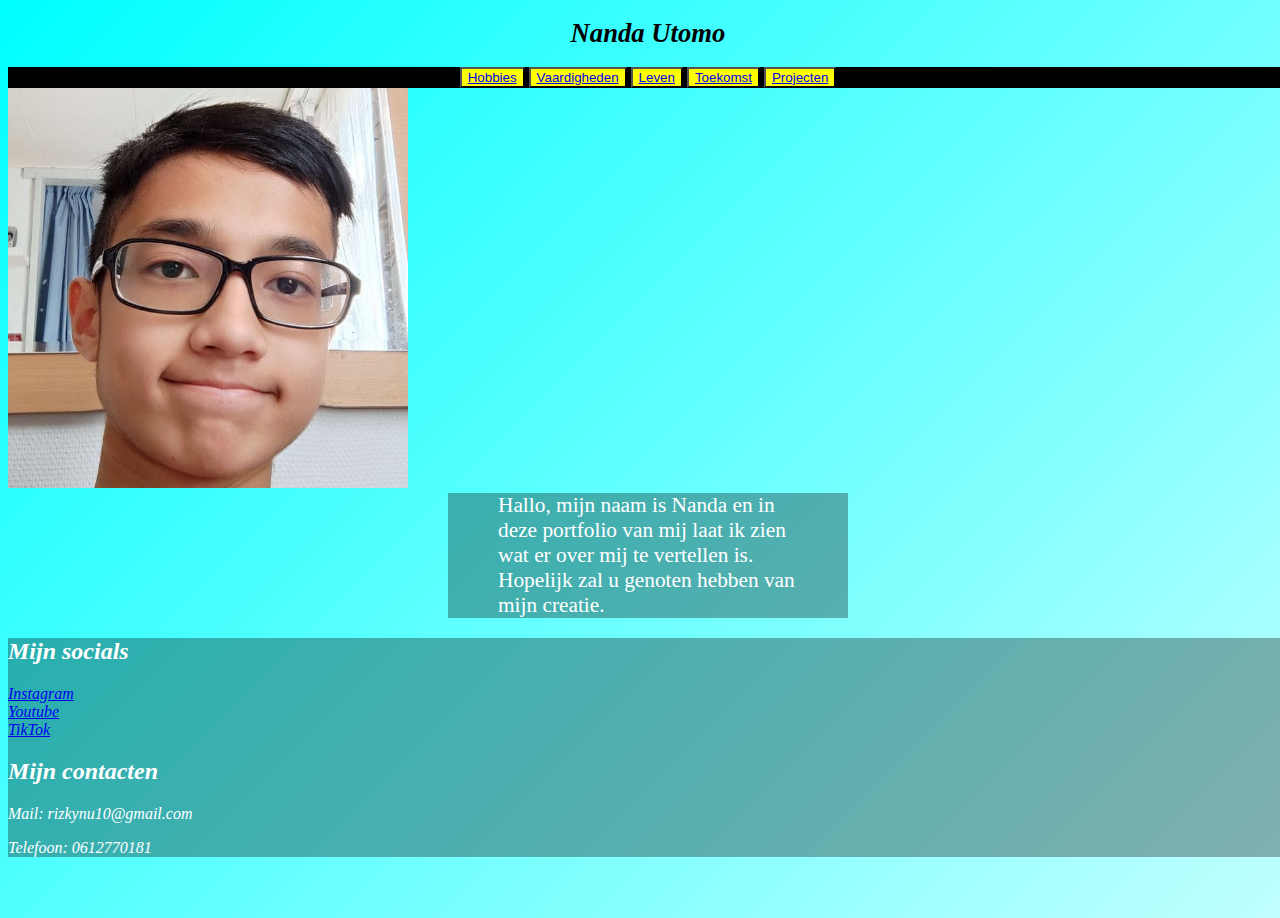
<file: index.html>
<!DOCTYPE html>
<html lang="en">
<head>
    <meta charset="UTF-8">
    <meta http-equiv="X-UA-Compatible" content="IE=edge">
    <meta name="viewport" content="width=device-width, initial-scale=1.0">
    <title>Portfolio Nanda Utomo </title>
    <link rel="stylesheet" href="css/style.css">
</head>

<body>
    <h1>
        <div class="naam1">Nanda Utomo</div>
    </h1>

    <nav class="Nav">
        <button class="ho navbutton"><a href="/indexh.html">Hobbies</a></button>       
        <button class="va navbutton"><a href="/indexv.html">Vaardigheden</a></button>
        <button class="le navbutton"><a href="/indexl.html">Leven</a></button>
        <button class="to navbutton"><a href="/indext.html">Toekomst</a></button>
        <button class="pr navbutton"><a href="/indexp.html">Projecten</a></button>
    </nav>
    
    <div class="image">
        <img src="img/Nanda hoofd.jpg" alt="Foto van Nanda">
    </div>
    
    <div class="wrapper">
        <p class="welcome-text">Hallo, mijn naam is Nanda en in deze portfolio van mij laat ik zien wat er over mij te vertellen is.<br>
        Hopelijk zal u genoten hebben van mijn creatie.</p>
    </div>


    <footer>
        <h2>Mijn socials</h2>
        <div class="insta"><a href="https://www.instagram.com/nanda.nenz/">Instagram</a></div>
        <div class="yt"><a href="https://www.youtube.com/channel/UCUN357eVG-l5P1psPOulhyA?app=desktop">Youtube</a></div>
        <div class="tiktok"><a href="https://www.tiktok.com/@nanda.nenz">TikTok</a></div>
        <h2>Mijn contacten</h2>
        <p>Mail: rizkynu10@gmail.com</p>
        <p>Telefoon: 0612770181</p>
    </footer>


<script src="js/main.js"></script> 
</body>


</html>
</file>
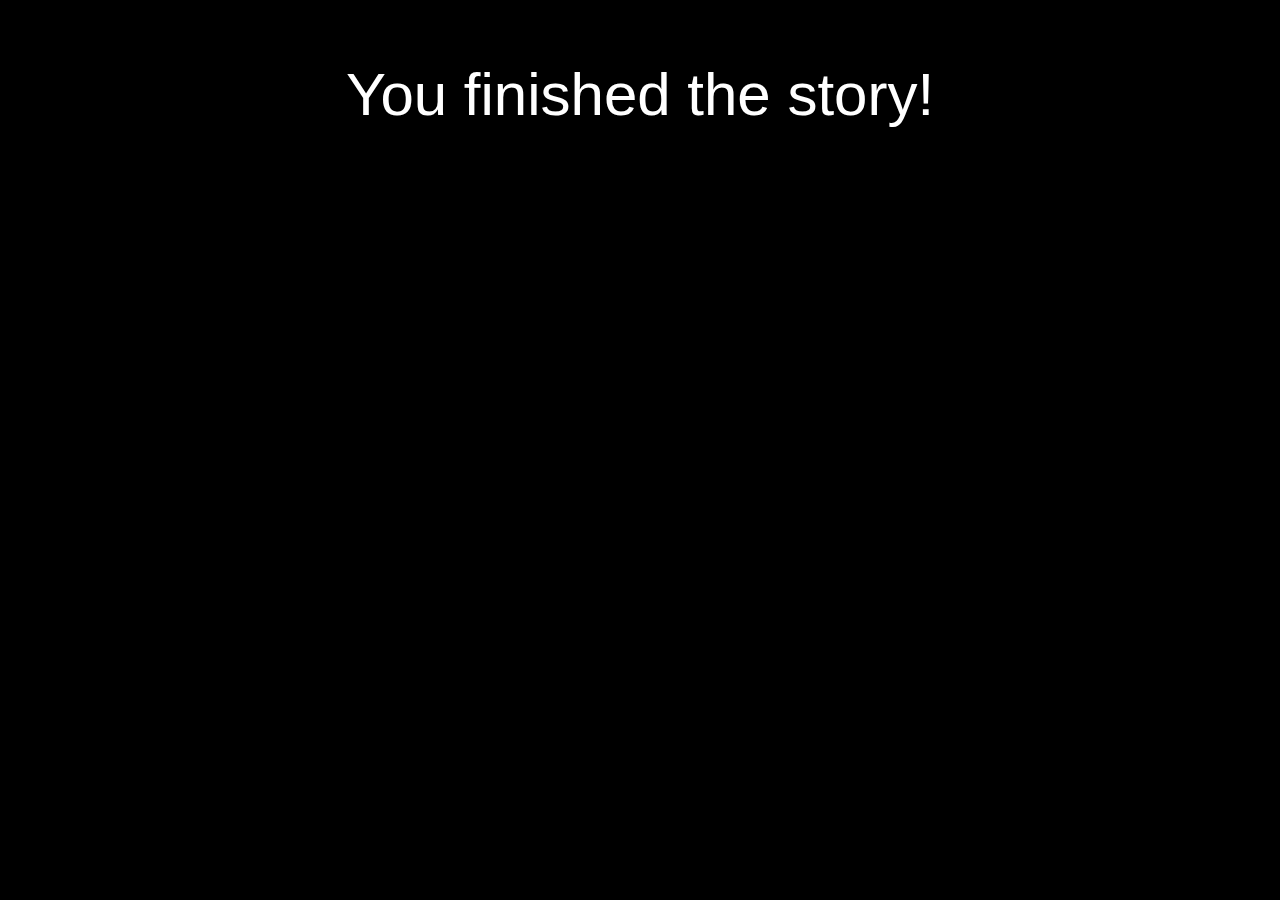
<file: escape/Endscreen/index.html>
<!DOCTYPE html>
<html lang="en">
<head>
    <meta charset="UTF-8">
    <meta http-equiv="X-UA-Compatible" content="IE=edge">
    <meta name="viewport" content="width=device-width, initial-scale=1.0">
    <title>Endscreen</title>
</head>
<body>
    <div class="fade-in-text">
        <p>You finished the story!</p>
      </div>

</body>
<link rel="stylesheet" href="style.css">
<script src="main.js"></script>
</html>
</file>
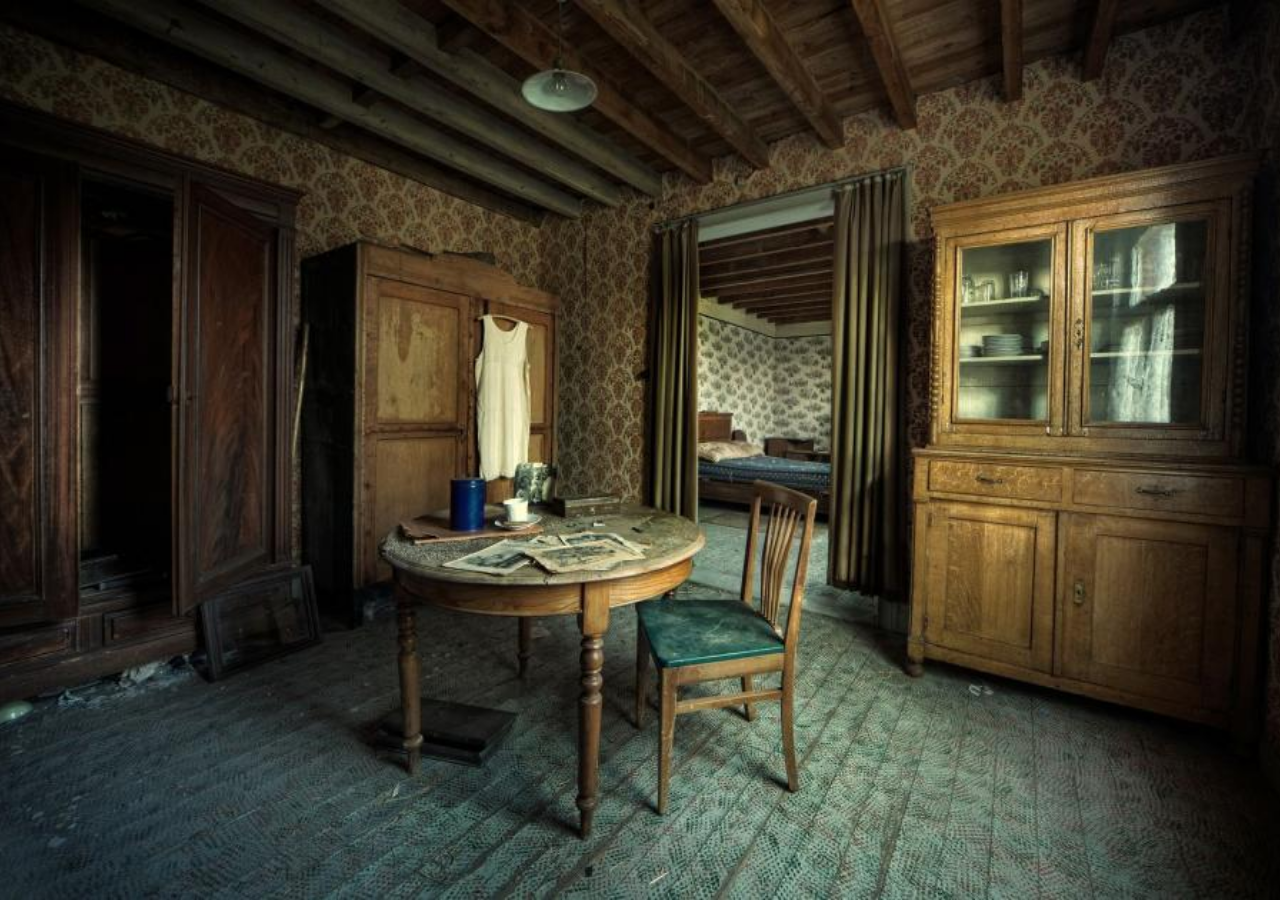
<file: escape/Room 1/index.html>
<!DOCTYPE html>
<html lang="en">
<head>
    <meta charset="UTF-8">
    <meta http-equiv="X-UA-Compatible" content="IE=edge">
    <meta name="viewport" content="width=device-width, initial-scale=1.0">
    <title>Room 1</title>
</head>
<body>
    <button class="button1" onclick="buttonOne()"></button>
    <button class="button2" onclick="buttonTwo()"></button>
    <a href="/sudoku/sudoku.html">
        <button class="button3"></button>
    </a>
    <a href="/Room 2/index.html">
        <button class="button4" onclick="buttonFour()"></button>
    </a>
</body>
<script src="main.js"></script>
<link rel="stylesheet" href="style.css">
</html>
</file>
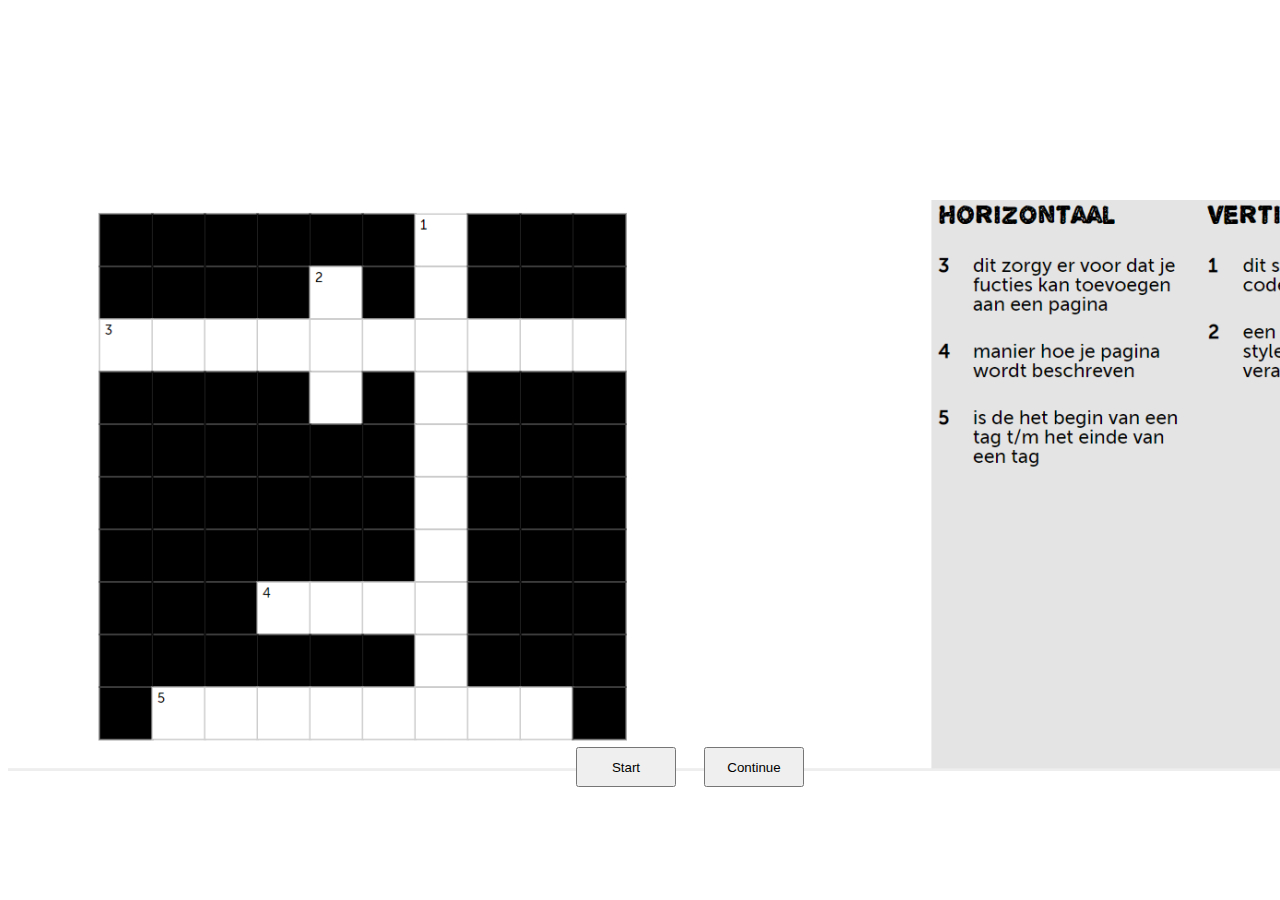
<file: escape/Room 2.5/index.html>
<!DOCTYPE html>
<html lang="en">
<head>
    <meta charset="UTF-8">
    <meta http-equiv="X-UA-Compatible" content="IE=edge">
    <meta name="viewport" content="width=device-width, initial-scale=1.0">
    <title>Room 2.5</title>
</head>
<body>
    <img src="1woordpuzzel.png" class="center">
    <button class="start" onclick="startGame()">Start</button>
    <a href="/Room 3/index.html">
        <button class="continue">Continue</button>
    </a>
</body>
<link rel="stylesheet" href="style.css">
<script src="main.js"></script>
</html>
</file>
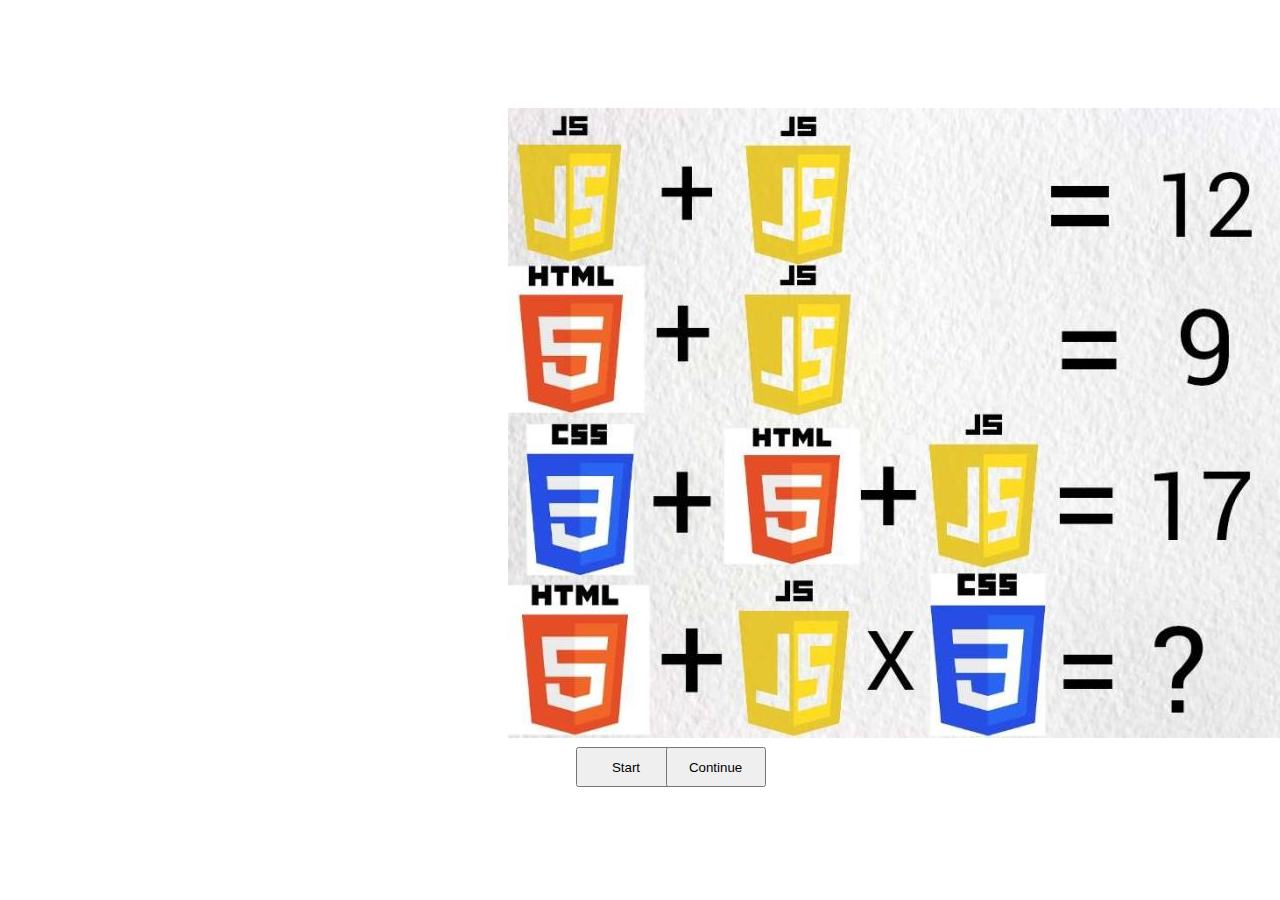
<file: escape/Room 3.5/index.html>
<!DOCTYPE html>
<html lang="en">
<head>
    <meta charset="UTF-8">
    <meta http-equiv="X-UA-Compatible" content="IE=edge">
    <meta name="viewport" content="width=device-width, initial-scale=1.0">
    <title>Room 3.5</title>
</head>
<body>
    <img src="1rekenpuzzel.jpg">
    <button class="start" onclick="startGame()">Start</button>
    <a href="/Endscreen/index.html">
        <button class="continue">Continue</button>
    </a>
</body>
<link rel="stylesheet" href="style.css">
<script src="main.js"></script>
</html>
</file>
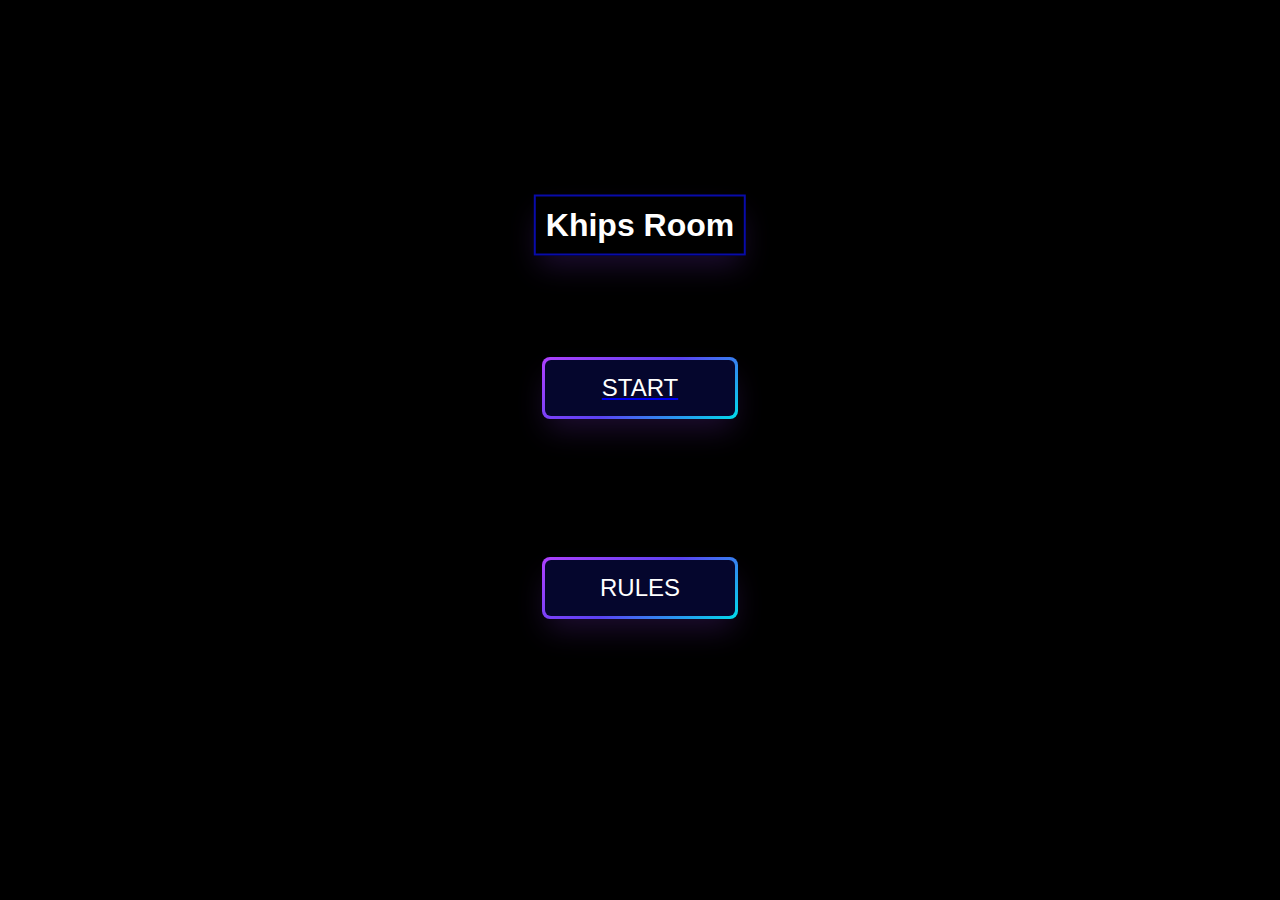
<file: escape/Startscreen/index.html>
<!DOCTYPE html>
<html lang="en">
<head>
    <meta charset="UTF-8">
    <meta http-equiv="X-UA-Compatible" content="IE=edge">
    <meta name="viewport" content="width=device-width, initial-scale=1.0">
    <title>Startscherm</title>
</head>
<body>
    <h1 class="title"> Khips Room </h1>
    <!-- Start Button -->
    <div class="container">
        <div class="center">
            <a href="/Room 1/index.html">
            <button onclick= "startGame()" class="button-64" role="button"><span class="text">START</span></button>
            </a>
        </div>
      </div>
    <!-- Rules Button -->
    <div class="container">
        <div class="center">
            <button onclick= "openRules()" id="rulesbutton" class="button-64" role="button"><span class="text">RULES</span></button>
        </div>
      </div>
        
</body>
<script src="main.js"></script>
<link rel="stylesheet" href="style.css">
</html>
</file>
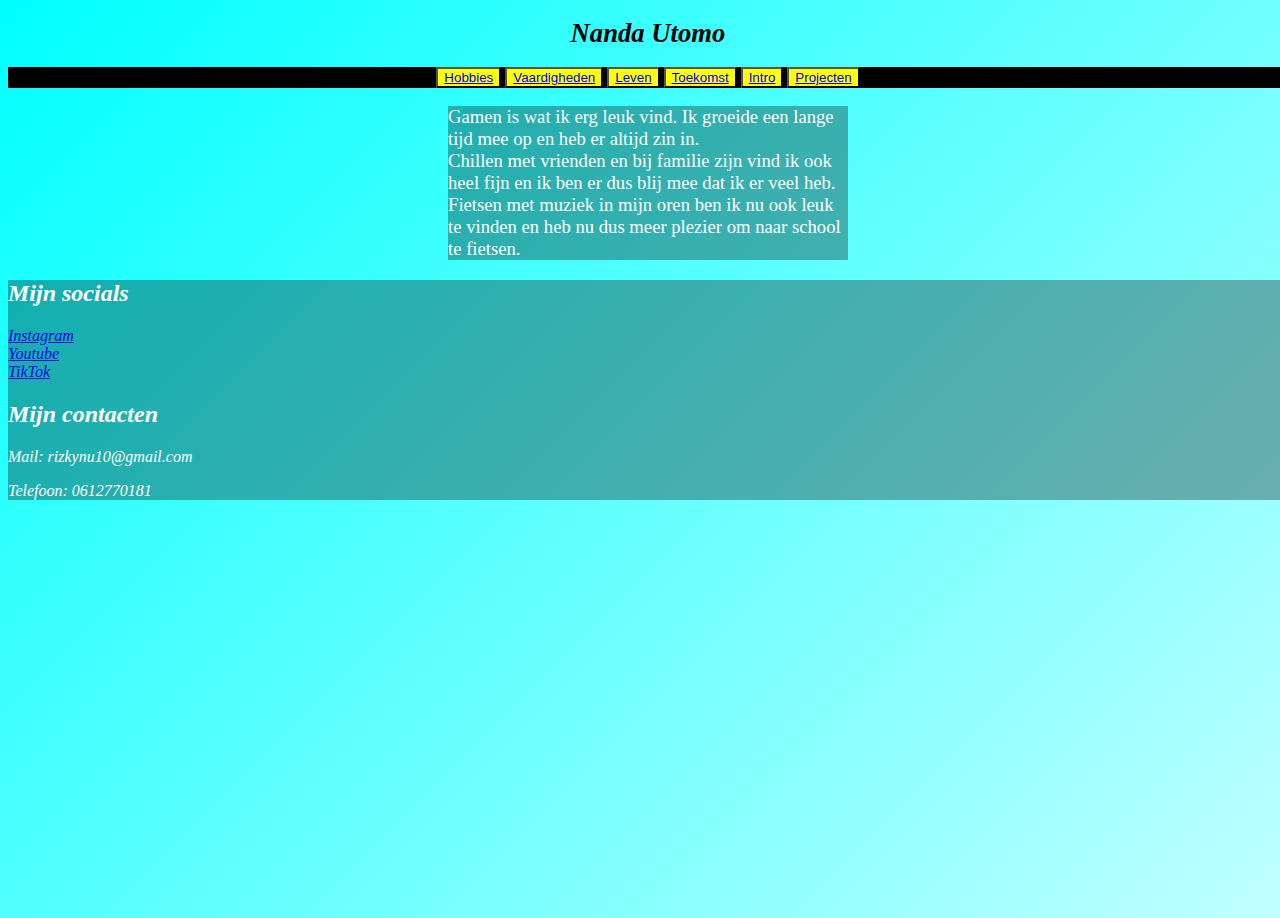
<file: indexh.html>
<!DOCTYPE html>
<html lang="en">
<head>
    <meta charset="UTF-8">
    <meta http-equiv="X-UA-Compatible" content="IE=edge">
    <meta name="viewport" content="width=device-width, initial-scale=1.0">
    <title>Nanda's hobbies</title>
    <link rel="stylesheet" href="css/style.css">
</head>

<body>
    <h1>
        <div class="naam1">Nanda Utomo</div>
    </h1>

    <nav class="Nav">
        <button class="ho navbutton"><a href="/indexh.html">Hobbies</a></button>       
        <button class="va navbutton"><a href="/indexv.html">Vaardigheden</a></button>
        <button class="le navbutton"><a href="/indexl.html">Leven</a></button>
        <button class="to navbutton"><a href="/indext.html">Toekomst</a></button>
        <button class="In navbutton"><a href="/index.html">Intro</a></button>
        <button class="pr navbutton"><a href="/indexp.html">Projecten</a></button>
    </nav>

    <div class="wrapper">
    <p>Gamen is wat ik erg leuk vind. Ik groeide een lange tijd mee op en heb er altijd zin in.<br>
     Chillen met vrienden en bij familie zijn vind ik ook heel fijn en ik ben er dus blij mee dat ik er veel heb.<br>
      Fietsen met muziek in mijn oren ben ik nu ook leuk te vinden en heb nu dus meer plezier om naar school te fietsen. </p>
    </div>

      <footer>
        <h2>Mijn socials</h2>
        <div class="insta"><a href="https://www.instagram.com/nanda.nenz/">Instagram</a></div>
        <div class="yt"><a href="https://www.youtube.com/channel/UCUN357eVG-l5P1psPOulhyA?app=desktop">Youtube</a></div>
        <div class="tiktok"><a href="https://www.tiktok.com/@nanda.nenz">TikTok</a></div>
        <h2>Mijn contacten</h2>
        <p>Mail: rizkynu10@gmail.com</p>
        <p>Telefoon: 0612770181</p>
    </footer>

<script src="js/main.js"></script>
</body>
</html>
</file>
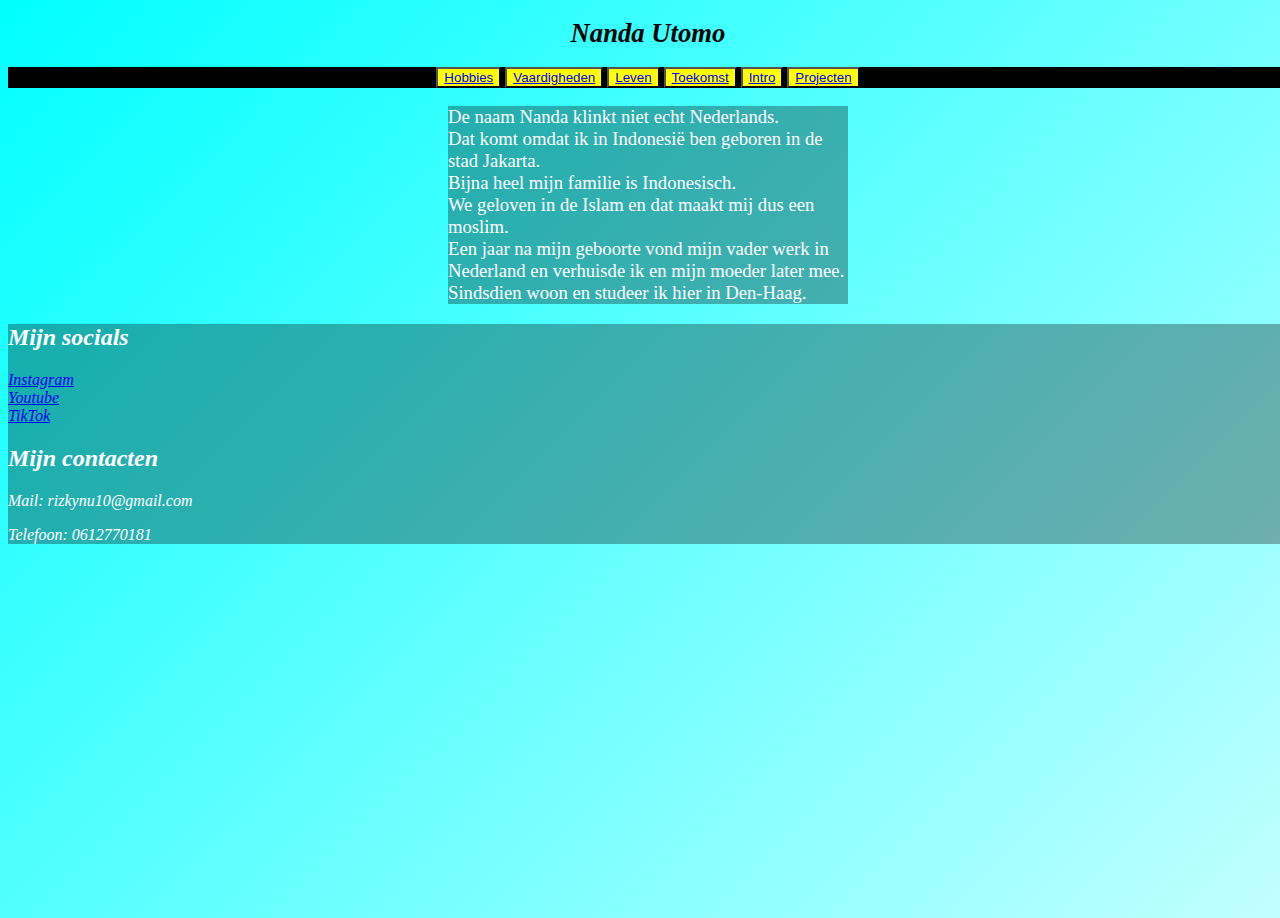
<file: indexl.html>
<!DOCTYPE html>
<html lang="en">
<head>
    <meta charset="UTF-8">
    <meta http-equiv="X-UA-Compatible" content="IE=edge">
    <meta name="viewport" content="width=device-width, initial-scale=1.0">
    <title>Nanda's leven</title>
    <link rel="stylesheet" href="css/style.css">
</head>

<body>
    <h1>
        <div class="naam1">Nanda Utomo</div>
    </h1>

    <nav class="Nav">
        <button class="ho navbutton"><a href="/indexh.html">Hobbies</a></button>       
        <button class="va navbutton"><a href="/indexv.html">Vaardigheden</a></button>
        <button class="le navbutton"><a href="/indexl.html">Leven</a></button>
        <button class="to navbutton"><a href="/indext.html">Toekomst</a></button>
        <button class="In navbutton"><a href="/index.html">Intro</a></button>
        <button class="pr navbutton"><a href="/indexp.html">Projecten</a></button> 
    </nav>
 
    <div class="wrapper">
    <p>De naam Nanda klinkt niet echt Nederlands.<br>
       Dat komt omdat ik in Indonesië ben geboren in de stad Jakarta.<br>
       Bijna heel mijn familie is Indonesisch.<br>
       We geloven in de Islam en dat maakt mij dus een moslim. <br>
       Een jaar na mijn geboorte vond mijn vader werk in Nederland en verhuisde ik en mijn moeder later mee.<br>
       Sindsdien woon en studeer ik hier in Den-Haag.
    </div> 

    </p>

    <footer>
        <h2>Mijn socials</h2>
        <div class="insta"><a href="https://www.instagram.com/nanda.nenz/">Instagram</a></div>
        <div class="yt"><a href="https://www.youtube.com/channel/UCUN357eVG-l5P1psPOulhyA?app=desktop">Youtube</a></div>
        <div class="tiktok"><a href="https://www.tiktok.com/@nanda.nenz">TikTok</a></div>
        <h2>Mijn contacten</h2>
        <p>Mail: rizkynu10@gmail.com</p>
        <p>Telefoon: 0612770181</p>
    </footer>

<script src="js/main.js"></script>
</body>

</html>
</file>
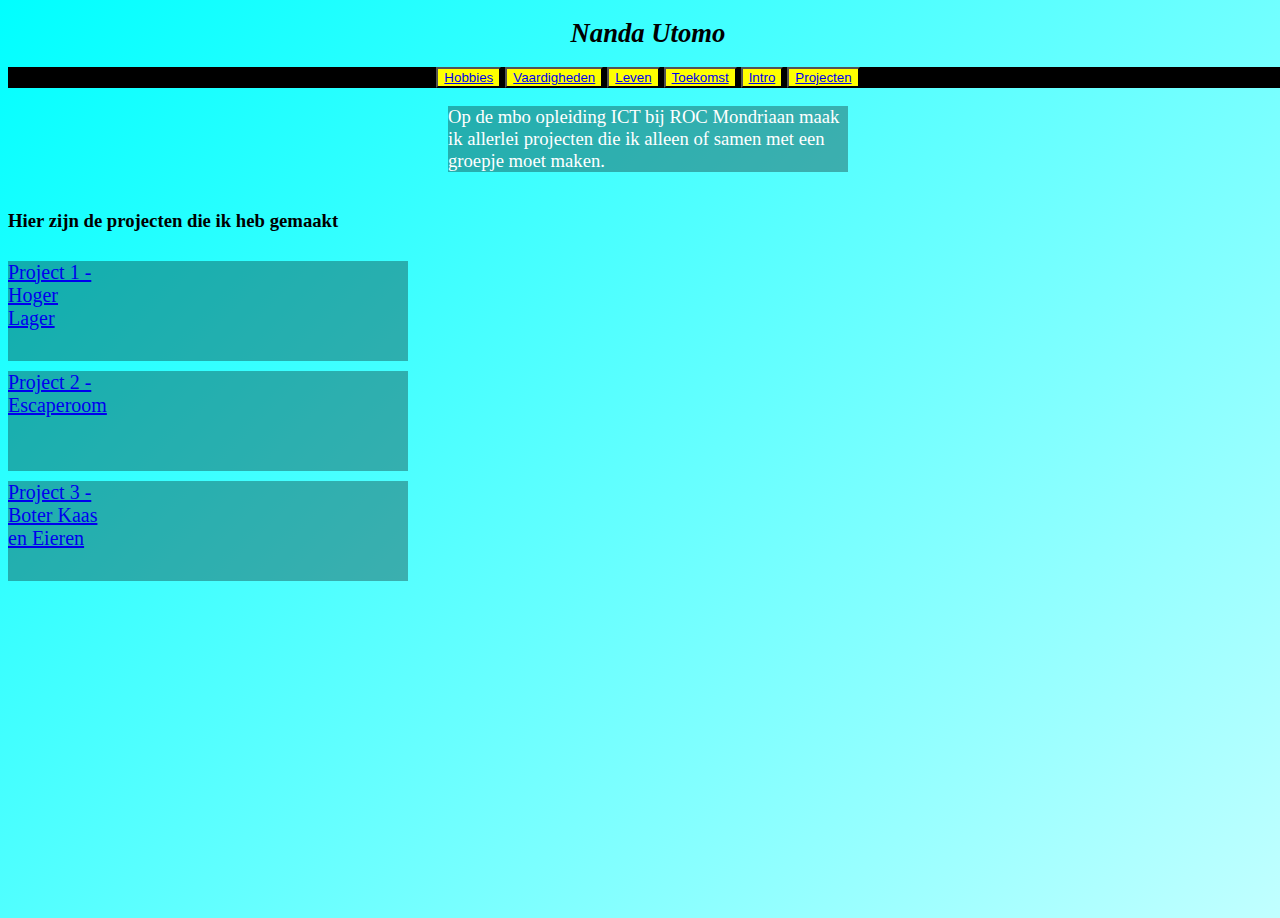
<file: indexp.html>
<!DOCTYPE html>
<html lang="en">
<head>
    <meta charset="UTF-8">
    <meta http-equiv="X-UA-Compatible" content="IE=edge">
    <meta name="viewport" content="width=device-width, initial-scale=1.0">
    <title>Nanda's projecten</title>
    <link rel="stylesheet" href="css/style.css">
</head>

<body>
    <h1>
        <div class="naam1">Nanda Utomo</div>
    </h1>

    <nav class="Nav">
        <button class="ho navbutton"><a href="/indexh.html">Hobbies</a></button>       
        <button class="va navbutton"><a href="/indexv.html">Vaardigheden</a></button>
        <button class="le navbutton"><a href="/indexl.html">Leven</a></button>
        <button class="to navbutton"><a href="/indext.html">Toekomst</a></button>
        <button class="In navbutton"><a href="/index.html">Intro</a></button>
        <button class="pr navbutton"><a href="/indexp.html">Projecten</a></button>
    </nav>

    <div class="wrapper">
    <p>Op de mbo opleiding ICT bij ROC Mondriaan maak ik allerlei projecten die ik alleen of samen met een groepje moet maken.</p>    
    </div>

    <div class="griddy">
        <h3>Hier zijn de projecten die ik heb gemaakt</h3>
        <div class="proj proj1"><a href="hoger lager/indexHL.html">Project 1 - Hoger Lager</a></div>
        <div class="proj proj2"><a href="escape/Startscreen/index.html">Project 2 - Escaperoom</a></div>
        <div class="proj proj3"><a href="bke/indexbke.html">Project 3 - Boter Kaas en Eieren</a></div>
        
    </div>
    
    <footer>
    </footer>

<script src="js/main.js"></script>  
</body>
</html>
</file>
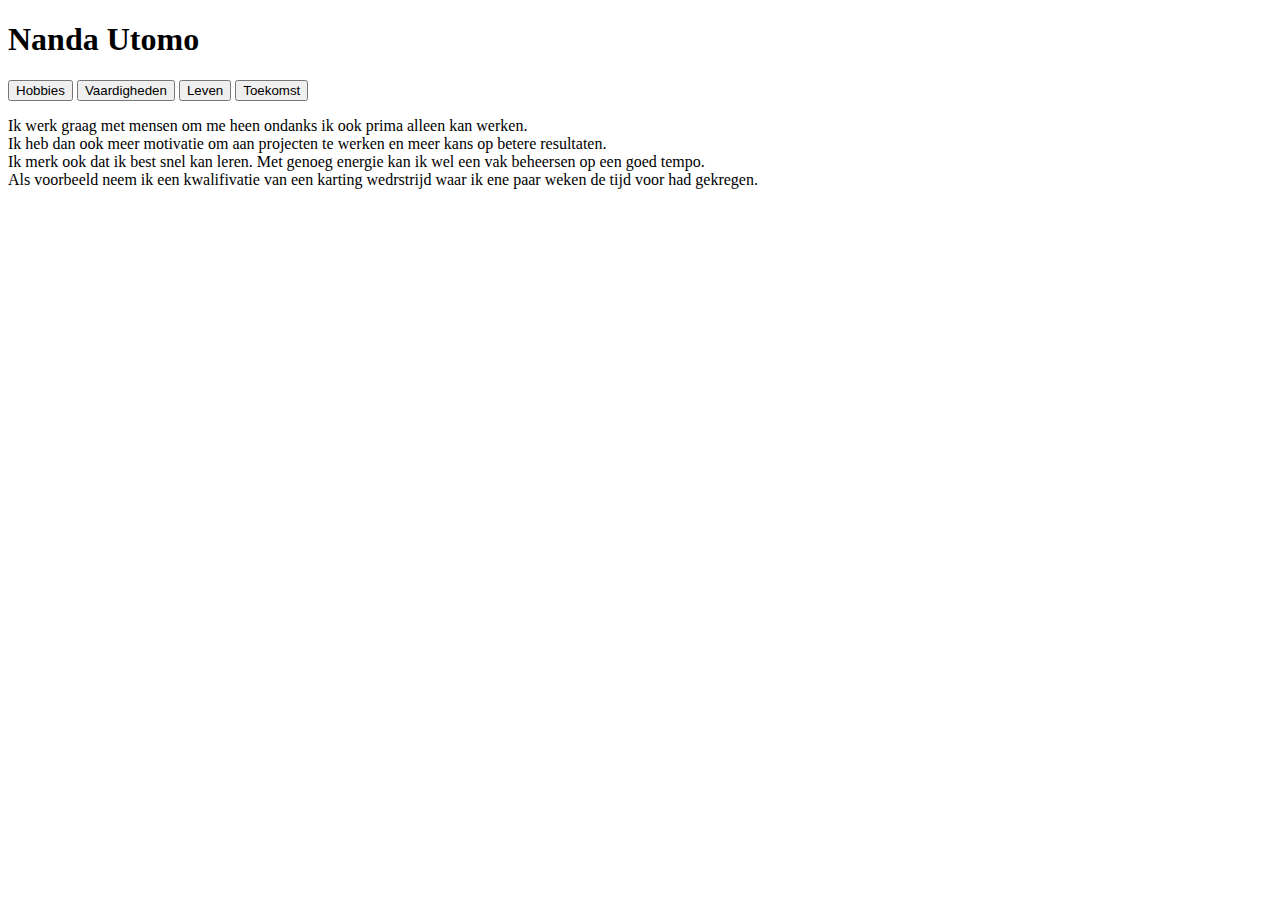
<file: indexs.html>
<!DOCTYPE html>
<html lang="en">
<head>
    <meta charset="UTF-8">
    <meta http-equiv="X-UA-Compatible" content="IE=edge">
    <meta name="viewport" content="width=device-width, initial-scale=1.0">
    <title>Nanda's skills</title>
</head>
<body>
    <h1>
        <div class="naam1"> Nanda Utomo
    </h1>



    <nav class="Nav">

        <button class="ho red-button">Hobbies</button>
        
        <button class="va red-button">Vaardigheden</button>

        <button class="le red-button">Leven</button>

        <button class="to red-button">Toekomst</button>
    </nav>


    <p>Ik werk graag met mensen om me heen ondanks ik ook prima alleen kan werken.<br>
     Ik heb dan ook meer motivatie om aan projecten te werken en meer kans op betere resultaten.<br>
     Ik merk ook dat ik best snel kan leren. Met genoeg energie kan ik wel een vak beheersen op een goed tempo. <br>
     Als voorbeeld neem ik een kwalifivatie van een karting wedrstrijd waar ik ene paar weken de tijd voor had gekregen. </p>

    
</body>
</html>
</file>
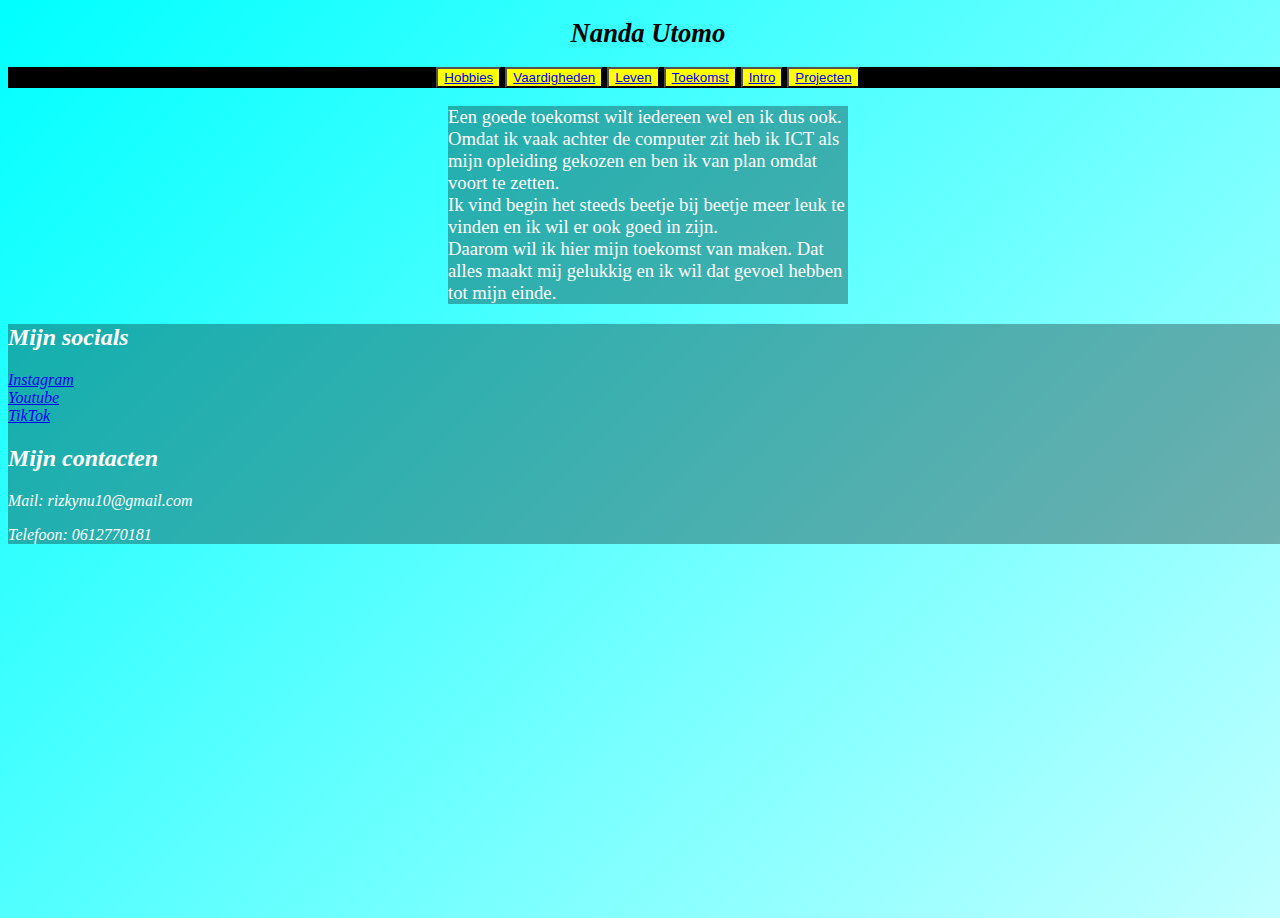
<file: indext.html>
<!DOCTYPE html>
<html lang="en">
<head>
    <meta charset="UTF-8">
    <meta http-equiv="X-UA-Compatible" content="IE=edge">
    <meta name="viewport" content="width=device-width, initial-scale=1.0">
    <title>Nanda's toekomst</title>
    <link rel="stylesheet" href="css/style.css">
</head>

<body>
    <h1>
        <div class="naam1">Nanda Utomo</div>
    </h1>

    <nav class="Nav">
        <button class="ho navbutton"><a href="/indexh.html">Hobbies</a></button>       
        <button class="va navbutton"><a href="/indexv.html">Vaardigheden</a></button>
        <button class="le navbutton"><a href="/indexl.html">Leven</a></button>
        <button class="to navbutton"><a href="/indext.html">Toekomst</a></button>
        <button class="In navbutton"><a href="/index.html">Intro</a></button>
        <button class="pr navbutton"><a href="/indexp.html">Projecten</a></button>
    </nav>

    <div class="wrapper">
    <p>Een goede toekomst wilt iedereen wel en ik dus ook. Omdat ik vaak achter de computer zit heb ik ICT als mijn
        opleiding gekozen en ben ik van plan omdat voort te zetten.<br>
        Ik vind begin het steeds beetje bij beetje meer leuk te vinden en ik wil er ook goed in zijn.<br>
        Daarom wil ik hier mijn toekomst van maken. Dat alles maakt mij gelukkig en ik wil dat gevoel hebben tot mijn
        einde.</p>
    </div>

    <footer>
        <h2>Mijn socials</h2>   
            <div class="insta"><a href="https://www.instagram.com/nanda.nenz/">Instagram</a></div>    
            <div class="yt"><a href="https://www.youtube.com/channel/UCUN357eVG-l5P1psPOulhyA?app=desktop">Youtube</a></div>
            <div class="tiktok"><a href="https://www.tiktok.com/@nanda.nenz">TikTok</a></div>
            <h2>Mijn contacten</h2>
        <p>Mail: rizkynu10@gmail.com</p>
        <p>Telefoon: 0612770181</p>
    </footer>

<script src="js/main.js"></script>
</body>

</html>
</file>
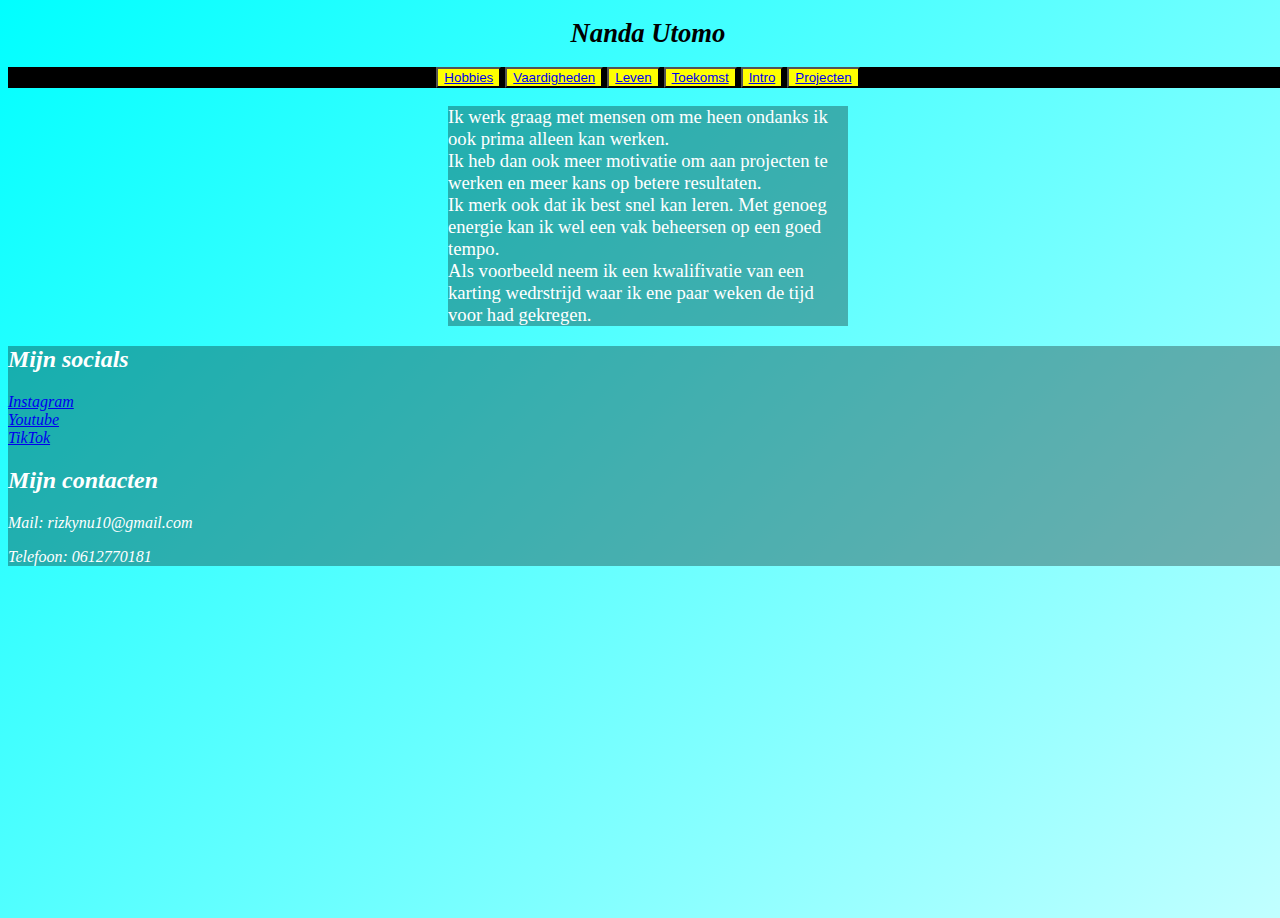
<file: indexv.html>
<!DOCTYPE html>
<html lang="en">
<head>
    <meta charset="UTF-8">
    <meta http-equiv="X-UA-Compatible" content="IE=edge">
    <meta name="viewport" content="width=device-width, initial-scale=1.0">
    <title>Nanda's vaardigheden</title>
    <link rel="stylesheet" href="css/style.css">
</head>
<body>
    <h1>
        <div class="naam1">Nanda Utomo</div>
    </h1>

    <nav class="Nav">
        <button class="ho navbutton"><a href="/indexh.html">Hobbies</a></button>       
        <button class="va navbutton"><a href="/indexv.html">Vaardigheden</a></button>
        <button class="le navbutton"><a href="/indexl.html">Leven</a></button>
        <button class="to navbutton"><a href="/indext.html">Toekomst</a></button>
        <button class="In navbutton"><a href="/index.html">Intro</a></button>
        <button class="pr navbutton"><a href="/indexp.html">Projecten</a></button>
    </nav>

    <div class="wrapper">
    <p>Ik werk graag met mensen om me heen ondanks ik ook prima alleen kan werken.<br>
     Ik heb dan ook meer motivatie om aan projecten te werken en meer kans op betere resultaten.<br>
     Ik merk ook dat ik best snel kan leren. Met genoeg energie kan ik wel een vak beheersen op een goed tempo. <br>
     Als voorbeeld neem ik een kwalifivatie van een karting wedrstrijd waar ik ene paar weken de tijd voor had gekregen. </p>
    </div>

     <footer>
        <h2>Mijn socials</h2>
        <div class="insta"><a href="https://www.instagram.com/nanda.nenz/">Instagram</a></div>
        <div class="yt"><a href="https://www.youtube.com/channel/UCUN357eVG-l5P1psPOulhyA?app=desktop">Youtube</a></div>
        <div class="tiktok"><a href="https://www.tiktok.com/@nanda.nenz">TikTok</a></div>
        <h2>Mijn contacten</h2>
        <p>Mail: rizkynu10@gmail.com</p>
        <p>Telefoon: 0612770181</p>
    </footer>

<script src="js/main.js"></script>    
</body>
</html>
</file>
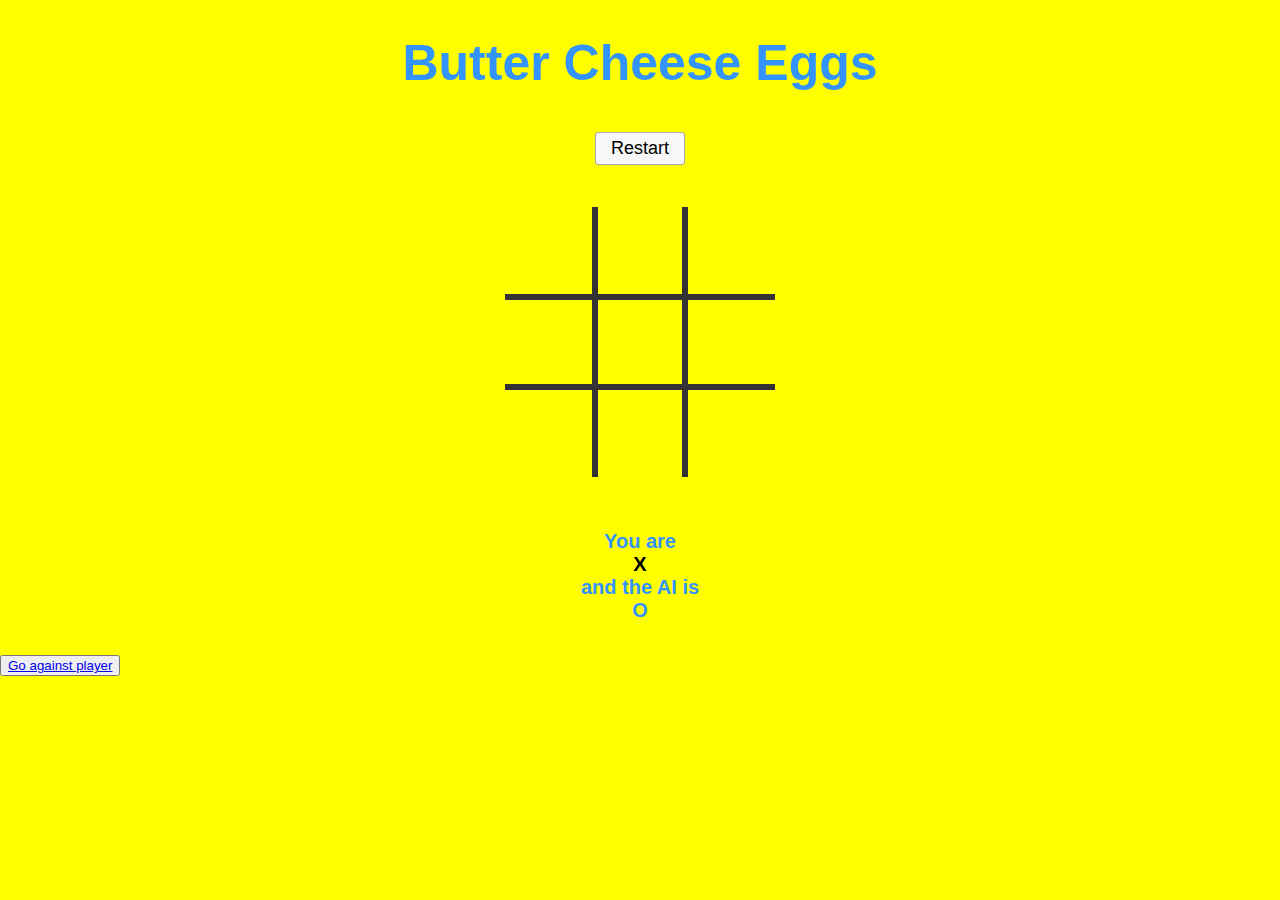
<file: bke/indexbke2.html>
<!DOCTYPE html>
<html lang="en">
<head>
    <meta charset="UTF-8">
    <meta http-equiv="X-UA-Compatible" content="IE=edge">
    <meta name="viewport" content="width=device-width, initial-scale=1.0">
    <title>Project BKE</title>
    <link rel="stylesheet" href="style.css">
</head>
<body>
    <div class="container">
        <h1>Butter Cheese Eggs</h1>
        <div class="state">
            <button id="restart">Restart</button>
            <p id="result"></p>
        </div>
        <div class="game-container">
            <div class="wrap">
                <section class="box" data-box-num="0"></section>
                <section class="box" data-box-num="1"></section>
                <section class="box" data-box-num="2"></section>
                <section class="box" data-box-num="3"></section>
                <section class="box" data-box-num="4"></section>
                <section class="box" data-box-num="5"></section>
                <section class="box" data-box-num="6"></section>
                <section class="box" data-box-num="7"></section>
                <section class="box" data-box-num="8"></section>
            </div>
        </div>
    </div>
    
    <h5>You are <div class="blackx">X</div> and the AI is <br>O</h5>
    
    <div class="switch">
        <button><a href="indexbke.html">Go against player</a></button>
    </div>
    
    <script src="main2.js"></script>
</body>
</html>
</file>
<file: css/style.css>
html,
body {
    width: 100%;
    height: 100%;
}

body{
    background: linear-gradient(-45deg, #00ffff, #ffffff, #ffffff, #00ffff); 
    background-size: 400% 400%;
    animation: gradient 3s ease infinite;
}

@keyframes gradient {
    0% {
        background-position: 0% 25%;
    }

    50% {
        background-position: 100% 50%;
    }

    100% {
        background-position: 0% 25%;
    }
}

.Nav {
    background-color: rgb(0, 0, 0);
    font-style: unset;
    text-align: center;
    font-family: Georgia, 'Times New Roman', Times, serif;
}

.wrapper {
    font-size: 14pt;
    color: #ffffff;
    background-color: #00000050;
    width: 400px;
    margin: auto;
}

h1 {
    font-style: oblique;
    text-align: center;
    font-size: 20pt;
}

.image {
    height: 400px;
    width: 400px;
   display: flex;
   align-content: center;
}

.welcome-text {
    font-size: 16pt;
    width: 300px;
    margin: auto;
    margin-top: 5px;
  
}


.navbutton {
    background-color: #ffff00;
}

footer {
    font-style: oblique;
    color: #ffffff;
    background-color: #00000050;;

}

.proj { 
    color: #ffffff;
    display: grid;
    font-size: 15pt;
    font-style: initial;
    background-color: #00000050;
}

.griddy {
    width: 300px;
    height: 400px;
    display: grid;    
}

@media screen and (max-width:700px){
    
}

.proj {
    display: grid;
    width: 400px;
    height: 100px;
    grid-template-areas: 
    "proj1 proj1"
    "proj2 proj2"
    "proj3 proj3";
    grid-template-rows: 100px;
    grid-template-columns: 100px;
}
</file>
<file: escape/Endscreen/style.css>
body {
    background: black;
}

p {
    color: white;
    text-align: center;
}

.fade-in-text {
    font-family: Verdana, Geneva, Tahoma, sans-serif;
    font-size: 60px;
    animation: fadeIn 5s;
    -webkit-animation: fadeIn 5s;
    -moz-animation: fadeIn 5s;
    -o-animation: fadeIn 5s;
    -ms-animation: fadeIn 5s;
  }
  
  @keyframes fadeIn {
    0% { opacity: 0; }
    100% { opacity: 1; }
  }
  
  @-moz-keyframes fadeIn {
    0% { opacity: 0; }
    100% { opacity: 1; }
  }
  
  @-webkit-keyframes fadeIn {
    0% { opacity: 0; }
    100% { opacity: 1; }
  }
  
  @-o-keyframes fadeIn {
    0% { opacity: 0; }
    100% { opacity: 1; }
  }
  
  @-ms-keyframes fadeIn {
    0% { opacity: 0; }
    100% { opacity: 1; }
  }
</file>
<file: escape/Room 1/style.css>
html { 
    background: url(1oudwoonkamer.jpg) no-repeat center center fixed; 
    -webkit-background-size: cover;
    -moz-background-size: cover;
    -o-background-size: cover;
    background-size: cover;
  }

.button1 {
    background: transparent;
    border: none !important;
    font-size:0;
}


.button1 {
    top:63%;
    left:43%;
    width:50px;
    height:40px;
    position: absolute;
    z-index: 2; 
    }

.button1:hover {
    cursor: pointer;
}

.button2 {
    background: transparent;
    border: none !important;
    font-size:0;
}

.button2 {
    top:1%;
    left:42.5%;
    width:64px;
    height:40px;
    position: absolute;
    z-index: 2; 
    }

.button2:hover {
    cursor: pointer;
}

.button3 {
    background: transparent;
    border: none !important;
    font-size:0;
}

.button3 {
    top:68%;
    left:82%;
    width:20px;
    height:40px;
    position: absolute;
    z-index: 2; 
    }

.button3:hover {
    cursor: pointer;
}


.button4 {
    background: transparent;
    border: none !important;
    font-size:0;
}

.button4 {
    top:40%;
    left:55%;
    width:170px;
    height:100px;
    position: absolute;
    z-index: 2; 
    }

.button4:hover {
    cursor: pointer;
}
</file>
<file: escape/Room 2.5/style.css>
.center {
        display: block;
        margin-left: auto;
        margin-right: auto;
        margin-top: 200px;
}


.start {
    top:83%;
    left:45%;
    width: 100px;
    height: 40px;
    position: absolute;
    z-index: 2; 
    }

.start:hover {
    cursor: pointer;
}

.continue {
    top:83%;
    left:55%;
    width: 100px;
    height: 40px;
    position: absolute;
    z-index: 2; 
    }

.continue:hover {
    cursor: pointer;
}
</file>
<file: escape/Room 3.5/style.css>
img {
    margin-top: 100px;
    margin-left: 500px;
}

.start {
    top:83%;
    left:45%;
    width: 100px;
    height: 40px;
    position: absolute;
    z-index: 2; 
    }

.start:hover {
    cursor: pointer;
}

.continue {
    top:83%;
    left:52%;
    width: 100px;
    height: 40px;
    position: absolute;
    z-index: 2; 
    }

.continue:hover {
    cursor: pointer;
}
</file>
<file: escape/Startscreen/style.css>
/* Button START CSS */

.button-64 {
  align-items: center;
  background-image: linear-gradient(144deg,#AF40FF, #5B42F3 50%,#00DDEB);
  border: 0;
  border-radius: 8px;
  box-shadow: rgba(151, 65, 252, 0.2) 0 15px 30px -5px;
  box-sizing: border-box;
  color: #FFFFFF;
  display: flex;
  font-family: Phantomsans, sans-serif;
  font-size: 20px;
  justify-content: center;
  line-height: 1em;
  max-width: 100%;
  min-width: 140px;
  padding: 3px;
  text-decoration: none;
  user-select: none;
  -webkit-user-select: none;
  touch-action: manipulation;
  white-space: nowrap;
  cursor: pointer;
}

.button-64:active,
.button-64:hover {
  outline: 0;
}

.button-64 span {
  background-color: rgb(5, 6, 45);
  padding: 16px 24px;
  border-radius: 6px;
  width: 100%;
  height: 100%;
  transition: 300ms;
}

.button-64:hover span {
  background: none;
}

@media (min-width: 768px) {
  .button-64 {
    font-size: 24px;
    min-width: 196px;
  }
}

.container {
    height: 200px;
    position: relative;

  }
  
  .center {
    margin: 0;
    margin-top: 280px;
    position: absolute;
    top: 50%;
    left: 50%;
    -ms-transform: translate(-50%, -50%);
    transform: translate(-50%, -50%);
  }

/* Background */

body {
    background-color: black;
}

/* Title */

h1 {
    color: white;
    font-family: Phantomsans, sans-serif;
    margin: 0;
    position: absolute;
    top: 25%;
    left: 50%;
    -ms-transform: translate(-50%, -50%);
    transform: translate(-50%, -50%);
}

.title {
  border: 2px solid;
  border-color: rgb(8, 11, 170);
  padding: 10px;
  box-shadow: 6px 4px 8px 4px;
  box-shadow: rgba(151, 65, 252, 0.2) 0 15px 30px -5px;;
}
</file>
<file: bke/style.css>
body {
    margin: 0;
    font-family: "Cairo", sans-serif;
    background-color: yellow;
    color: 
#222222;
}


h1 {
    font-size: 50px;
    text-align: center;
    font-family: Arial, Helvetica, sans-serif;
    color: #3393ff;
}


.game-container {
    padding: 20px;
}

.game-container .wrap {
    margin: 0 auto;
    max-width: 400px;
    display: grid;
    grid-template-columns: repeat(3, 90px);
    grid-template-rows: repeat(3, 90px);
    justify-content: center;
    border-radius: 3px;
}

.box {
    border: 3px solid 
#333333;
    display: flex;
    justify-content: center;
    align-items: center;
    font-size: 50px;
    font-weight: 800;
    font-family: "Monoton", cursive;
}

.box:nth-child(3n) {
    border-right: none;
}

.box:nth-child(-n + 3) {
    border-top: none;
}

.box:nth-child(3n - 2) {
    border-left: none;
}

.box:nth-child(n + 7) {
    border-bottom: none;
}

.cross::before {
    content: "X";
    color: 
#222222;
}
.zero::before {
    content: "O";
    color: 
#3393ff;
}

.box:hover {
    background-color: 
#f9f9f9;
    cursor: pointer;
}

.state {
    text-align: center;
    margin-top: 40px;
}

.blink::before {
    animation: blink 2s linear infinite;
}
@keyframes blink {
    0% {
        opacity: 0;
    }
    50% {
        opacity: 0.5;
    }
    100% {
        opacity: 1;
    }
}

.state button {
    all: unset;
    background: 
#f7f7f7;
    border: 1px solid rgb(0 0 0 / 0.3);
    color: 
black;
    padding: 5px 15px;
    font-size: 18px;
    border-radius: 3px;
    cursor: pointer;
    box-shadow: 0 1px 2px 0 rgb(0 0 0 / 0.05);
}
.state button:hover {
    background: 
white;
    box-shadow: 0 20px 25px -5px rgb(0 0 0 / 0.1),
        0 8px 10px -6px rgb(0 0 0 / 0.1);
}
.state button:active {
    box-shadow: none;
}

#result {
    font-size: 22px;
    font-weight: bold;
}
#result::first-letter {
    color: 
yellow;
    font-family: "Monoton", cursive;
    background-color: 
#333333;
    padding: 3px 10px;
    display: inline-block;
    border-radius: 2px;
}

.switch { 
    color: rgb(0, 0, 0);
}

h5 {
    color: #3393ff;
    font-size: 20px;
    text-align: center;
}

.blackx {
    color: black;

}
</file>
